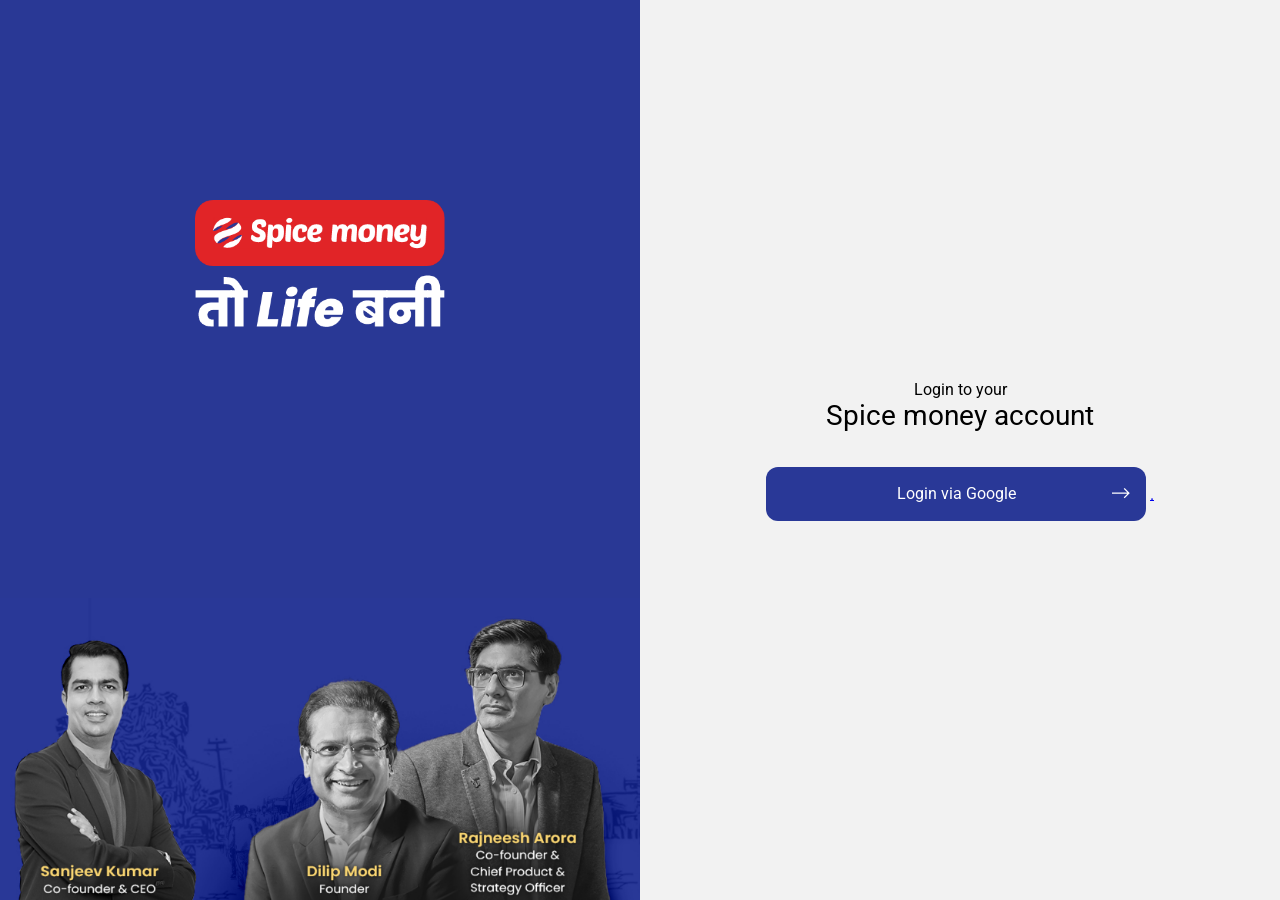
<file: index.html>
<!DOCTYPE html>
<html lang="en">
  <head>
    <meta charset="UTF-8" />
    <meta http-equiv="X-UA-Compatible" content="IE=edge" />
    <meta name="viewport" content="width=device-width, initial-scale=1.0" />
    <title>Login</title>
    <style>
      @import url("https://fonts.googleapis.com/css2?family=Roboto:wght@400;500;700;900&display=swap");
      * {
        box-sizing: border-box;
        margin: 0;
        padding: 0;
        font-family: "roboto";
      }
      .container {
        max-width: 1366px;
        width: 100%;
        background-color: #f2f2f2;
        display: flex;
        align-items: center;
        justify-content: space-between;
        margin: 0 auto;
      }

      .container .login {
        width: 50%;
        text-align: center;
        padding: 20px;
      }

      .container .login button {
        max-width: 380px;
        width: 100%;
        height: 54px;
        background-color: #293897;
        color: white;
        border-radius: 12px;
        border: none;
        font-size: 16px;
        margin-top: 35px;
        position: relative;
      }
      .container .login button::after {
        content: "";
        background-repeat: no-repeat;
        background-image: url(images/Path\ 31076.png);
        position: absolute;
        height: 11px;
        width: 18px;
        right: 16px;
        top: 21px;
      }
      .container .banner {
        height: 100vh;
        background-color: #293895;
        position: relative;
        width: 50%;
        display: flex;
        align-items: center;
        justify-content: space-between;
        flex-direction: column;
      }
      .container .banner img.logo {
        margin-top: 200px;
        width: 250px;
      }
      .container .banner img.bottom {
        /* position: fixed; */
        /* bottom: 0; */
        width: 100%;
        height: auto;
      }
      .container .login button:hover {
        background-color: #58585a;
        cursor: pointer;
      }

      @media (max-width: 699px) {
        .container {
          flex-direction: column-reverse;
          padding: 0;
        }
        .container .banner {
          width: 100%;
          height: 69vh;
        }
        .container .banner img.bottom {
          width: 100%;
          max-width: 615px;
        }
        .container .banner img.logo {
          margin-top: 30px;
        }
        .container .login {
          padding: 30px;
          width: 100%;
          height: 31vh;
        }
        .container .login button {
          margin-top: 30px;
        }
      }

      @media (max-width: 326px) {
        .container .login button {
          margin-top: 10px;
        }
        .container .login {
          margin: 30px 0;
          padding: 0 30px;
          height: auto;
        }
        .container .banner img.logo {
          margin-top: 30px;
        }
        .container .banner {
          /* width: 100%; */
          height: 67vh;
        }
      }
    </style>
  </head>
  <body>
    <div class="container">
      <div class="banner">
        <img src="images/Logo.png" alt="" class="logo" />
        <img class="bottom" src="images/banner3.webp" alt="" />
      </div>
      <div class="login">
        <p>
          Login to your <br />
          <span style="font-size: 28px"> Spice money account </span>
        </p>
        <button>Login via Google</button>
        <a href="us.html">.</a>
      </div>
    </div>
  </body>
</html>
</file>
